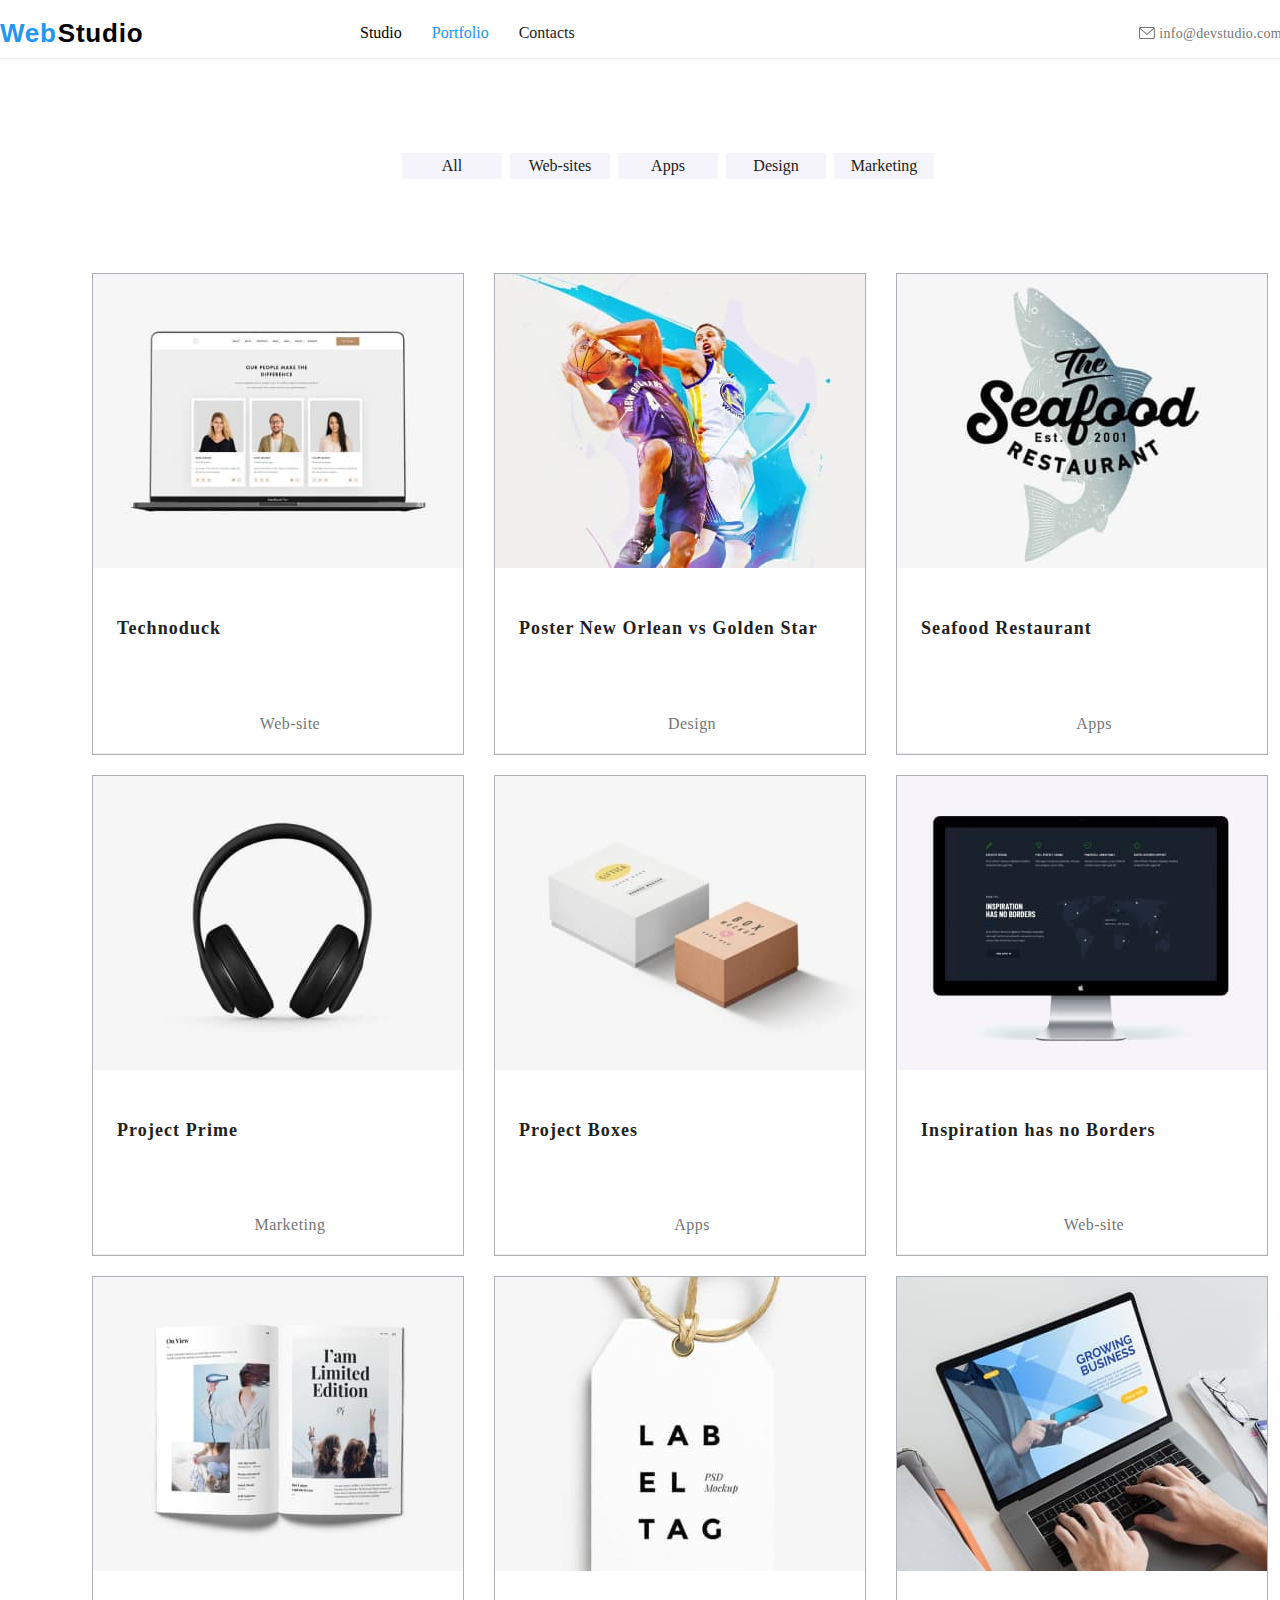
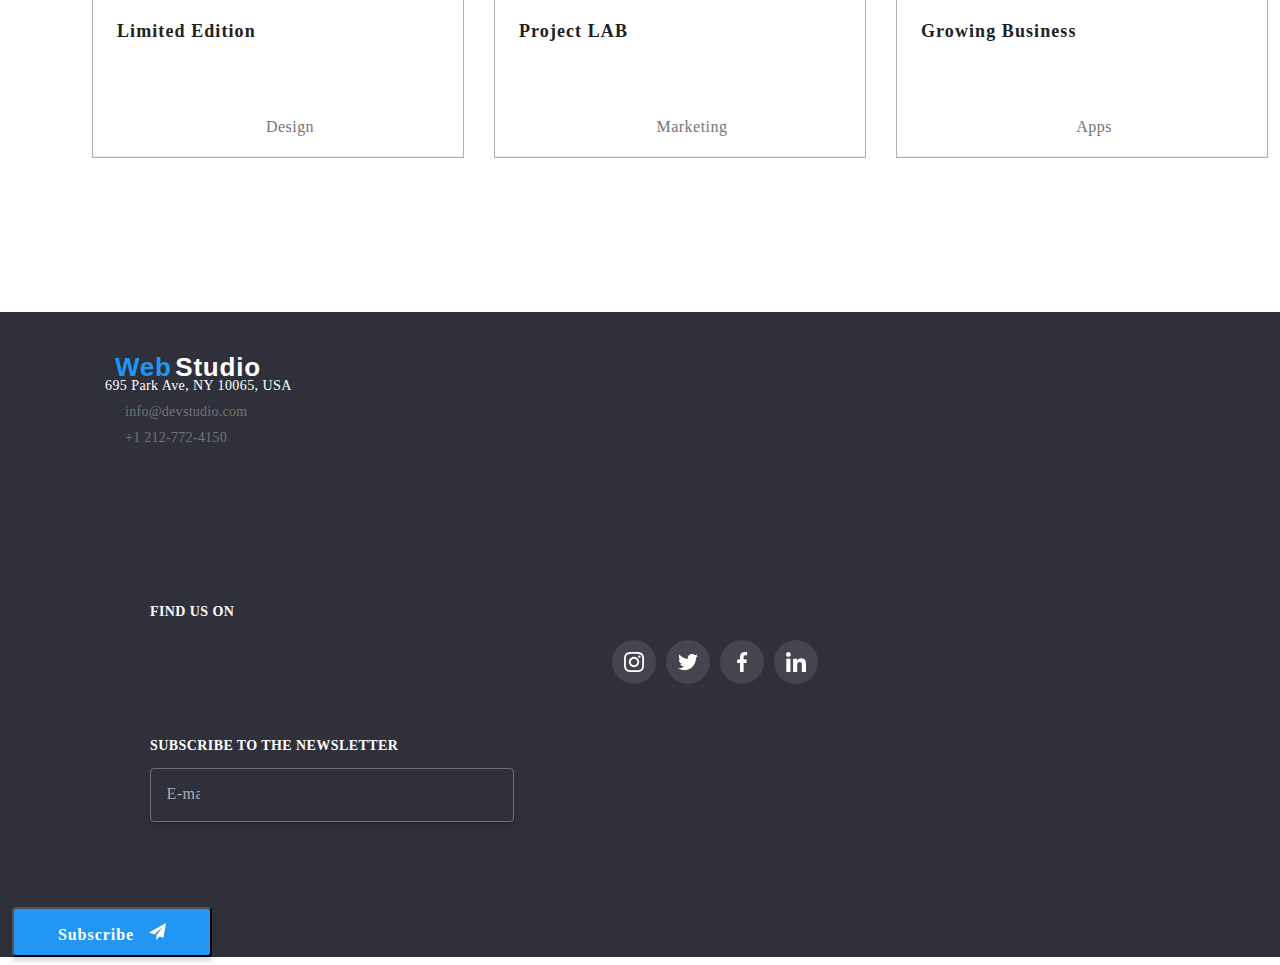
<file: portofolio.html>
<!DOCTYPE html>
<html lang="en">
<head>
    <meta charset="UTF-8">
    <meta name="viewport" content="width=device-width, initial-scale=1.0">
    <title>Portofolio</title>
    <link rel="stylesheet" href="css/style.css" />
</head>
<body>
    <header class="global-header">
            <a class="logo" href="#"
      ><span class="logo-first">Web</span>
    <span class="logo-second">Studio</span></a>
    
       <div class="nav-container">
        <nav class="main-navigation">
            <ul>
                <li><a  href="index.html" class="nav-link">Studio</a></li>
                <li><a  href="portofolio.html" class="nav-link current">Portfolio</a></li>
                <li><a  href="Contacts"class="contact">Contacts</a></li>
            </ul>
        </nav>
        <div >
            <ul class="info-container">
            <div class="style-info">
                <svg class="icon-info">
                    <use href="./symbol-defs.svg#icon-envelope"/>
                </svg>
              <li><a class="info" href="info@devstudio.com" target="_blank">info@devstudio.com</a>
            </div>
           <div class="style-info">
            <svg class="icon-info">
                <use href="./symbol-defs.svg#icon-smartphone"/>
            </svg>
           <li><a class="info" href="tel:+1212-772-4150">+1212-772-4150</a></li>
           </div>
          </ul>
        </div>
       </div>
    
    </header>
    <main>
        
            <div class="portofolio">
                <ul class="buttons-portofolio">
                    <li><button class="buttons" type="button">All</button></li>
                    <li><button  class="buttons"type="button">Web-sites</button></li>
                    <li><button  class="buttons"type="button">Apps</button></li>
                    <li><button  class="buttons"type="button">Design</button></li>
                    <li><button  class="buttons"type="button">Marketing</button></li>
                </ul>
            
            
            <section >
                    
                      <ul class="images">
                       
                        <li>
                            <div class="portofolio-card">
                              <div class="box">
                                <img src="./images/Web-site-1.jpg" alt="Technoduck" width="370"; height="294"; />
                                <div class="overlay">
                                 <p>
                                    Technoduck is a state-of-the-art coronavirus distribution platform. Companies use this platform for digital espionage and attacks on competitors' secure servers.
                                
                                 </p>
                                </div>
                              </div>
                                <div class="portofolio-text">
                                    <h6>Technoduck</h6>
                                <h5>Web-site</h5>
                                </div>
                            </div>
                           <div>
                
                        </li>
                        <li>
                            <div class="portofolio-card">
                                <div class="box">
                                    <img src="./images/Design-1.jpg" alt="Poster New Orlean vs Golden Star" width="370"; height="294"; />
                                    <div class="overlay"> </div>
                                </div>
                            <div class="portofolio-text">
                                <h6> Poster New Orlean vs Golden Star </h6>
                            <h5>Design</h5>
                            </div>
                            </div>
                        </li>
                    
                        <li>
                           <div class="portofolio-card">
                           <div class="box"> <img src="./images/Apps-1.jpg" alt="Seafood Restaurant" width="370"; height="294"; />
                            <div class="overlay"> </div>
                        </div>
                            <div class="portofolio-text">
                                <h6>Seafood Restaurant</h6>
                            <h5>Apps</h5>
                            </div>
                           </div>
                        </li>
                        <li>
                            <div class="portofolio-card">
                            <div class="box">
                                <img src="./images/Marketing-1.jpg" alt="Project Prime" width="370"; height="294"; />
                                <div class="overlay"> </div>
                            </div>
                            <div class="portofolio-text">
                             <h6>Project Prime</h6>
                             <h5>Marketing</h5>
                            </div>
                            </div>
                         </li>
                     
                         <li>
                             <div class="portofolio-card">
                                <div class="box">
                                    <img src="./images/Apps-2.jpg" alt="Project Boxes" width="370"; height="294"; />
                                    <div class="overlay"> </div>
                                </div>
                             <div class="portofolio-text">
                                 <h6>Project Boxes</h6>
                             <h5>Apps</h5>
                             </div>
                             </div>
                         </li>
                     
                         <li>
                             <div class="portofolio-card">
                                <div class="box">
                                    <img src="./images/Web-site-2.jpg" alt="Inspiration has no Borders" width="370"; height="294"; />
                                    <div class="overlay"> </div>
                                </div>
                             <div class="portofolio-text">
                                 <h6>Inspiration has no Borders</h6>
                             <h5>Web-site</h5>
                             </div>
                             </div>
                         </li>
                         <li>
                            <div class="portofolio-card">
                                <div class="box">
                                    <img src="./images/Design-2.jpg" alt="Limited Edition" width="370"; height="294"; />
                                    <div class="overlay"> </div>
                                </div>
                           <div class="portofolio-text">
                            <h6>Limited Edition</h6>
                            <h5>Design</h5>
                           </div>
                            </div>
                        </li>
                   
                        <li>
                           <div class="portofolio-card">
                            <div class="box">
                                <img src="./images/Marketing-2.jpg" alt="Project LAB"  width="370"; height="294"; />
                                <div class="overlay"> </div>
                            </div>
                            <div class="portofolio-text">
                                <h6>Project LAB</h6>
                            <h5>Marketing</h5>
                            </div>
                           </div>
                        </li> 
                   
                        <li>
                            <div class="portofolio-card">
                                <div class="box">
                                    <img src="./images/Apps-3.jpg" alt="Growing Business"  width="370"; height="294"; />
                                    <div class="overlay"> </div>
                                </div>
                            <div class="portofolio-text">
                                <h6>Growing Business</h6>
                            <h5>Apps</h5>
                            </div>
                            </div>
                        </li>
                      </ul>
                  
            </section>
            </div>
    </main>
    <footer class="footer-style">
        <div class="footer-container">
            <div class="footer-section1">
                <a class="logo" href="#"><span class="logo-first">Web</span>
                    <span class="logo-third">Studio</span></a>
                      <address>
                          <ul class="footer-info">
                              <li> 695 Park Ave, NY 10065, USA</li>
                              <li> <a class="info" href="info@devstudio.com">info@devstudio.com</a></li>
                              <li><a class="info" href="tel:+1 212-772-4150">+1 212-772-4150 </a></li>
                          </ul>
                         
                      </address>
            </div>
            <div class="footer-section2">
                <h3>
                    FIND US ON
                </h3>
           <div class="footer-svg">
            <a href="">
                <svg width="20" height="20"> 
                    <use href="./symbol-defs.svg#icon-instagram-2" />
                 </svg>
            </a>
            <a href="">
                <svg width="20" height="20">
                    <use href="./symbol-defs.svg#icon-twitter-1" />
                 </svg>
            </a>
            <a href="">
                <svg width="20" height="20" >
                    <use href="./symbol-defs.svg#icon-facebook-1" />
                 </svg>
            </a>
            <a href="">
                <svg width="20" height="20"> 
                    <use href="./symbol-defs.svg#icon-linkedin-1" />
                 </svg>
            </a>
           </div>
            </div>
            <div class="subscribe">
                <h3>Subscribe to the newsletter</h3>
             <div class="section-subscribe">
                <label class="label-subscribe" for="e-mail"></label>
             </div>
               <div class="subscribe-input"> 
                <input class="text-subscribe" type="text" name="e-mail" id="e-mail" placeholder="   E-mail"/>
        
            </div>
             
            </div>
            <div class="button-subscribe-style">
                <button class="button-subscribe" type="button" >Subscribe 
                    <svg  class="icon-send">
                    <use href="./symbol-defs.svg#icon-send" />
                </svg></button>
              
            </div>
        </div>
    </footer>
</body>
</html>
</file>
<file: css/style.css>
:root {
  --link-color: #212121;
  --heading-font-family: "Roboto", sans-serif;
  --font-family: "Raleway", sans-serif;
  --highlight-color: #2196f3;
  --transition: 250ms cubic-bezier(0.4, 0, 0.2, 1);
}
.global-header {
  background-color: #ffffff;
  font: var(--heading-font-family);
  text-decoration: none;
  display: flex;
  align-items: center;
  width: 1600px;
  justify-content: space-between;
  /* padding-left: 15px;
  padding-top: 15px;
  padding-bottom: 15px;
  padding-right: 15px;
  margin-left: 200px;
  margin-right: 200px; */
  margin: auto;
  border-bottom: 1px solid #ececec;
  
  .logo {
    
    width: 154px;
    height: 31px;
    font-family: var(--font-family);
    font-size: 26px;
    font-style: normal;
    font-weight: 700;
    line-height: normal;
    letter-spacing: 0.78px;
    text-decoration: none;
    
    
    .logo-first {
      color: #2196f3;
      font-family: var(--font-family);
      font-weight: 700;
    }
    .logo-second {
      color: #000;
      margin-left:-7px;
    }
    
  }
}
.logo-first {
  color: #2196f3;
  font-family: var(--font-family);
      font-weight: 700;
}
.logo-third{
  color:#fff;
}
.logo-second {
  color: #000;
}
span{
  align-items: center;
  width: 154px;
  height: 31px;
  font-family: var(--font-family);
  font-size: 26px;
  font-style: normal;
  font-weight: 700;
  line-height: normal;
  letter-spacing: 0.78px;
  text-decoration: none;
}
.global-header .main-navigation ul{
  display: flex;
  width: 150px;
  justify-content: space-evenly;
  align-items: center;
  gap:30px;
}
.global-header .main-navigation a:hover {
  color: #2196f3;
}
.nav-container{
  display: none;
}
.menu-button{
  position: absolute;
  top:40px;
  right:40px;
}
/* a:hover {
  text-decoration: none;
  font-size: 18px;
  width: 60px;
  height: 42px;
  top: 32px;
  left: 453px;
  font: var(--heading-font-family);
  font-weight: 500;
  size: 14px;
} */
body{
  margin-left:0px;
  margin-right:0px ;
}

h1 {
  color: #fff;
  text-align: center;
  font-family: "Roboto";
  font-size: 44px;
  font-style: normal;
  font-weight: 900;
  line-height: 60px;
  letter-spacing: 2.64px;
  text-transform: uppercase;
  
}
h2 {
  color: #212121;
  text-align: center;
  font-family: "Roboto";
  font-size: 36px;
  font-style: normal;
  font-weight: 700;
  line-height: normal;
  letter-spacing: 1.08px;
  margin-top: 150px;
}

h3 {
  color: #212121;
  font-family: "Roboto";
  font-size: 14px;
  font-style: normal;
  font-weight: 700;
  line-height: normal;
  letter-spacing: 0.42px;
  text-transform: uppercase;
}
h4 {
  color: #212121;
  text-align: center;
  font-family: "Roboto";
  font-size: 16px;
  font-style: normal;
  font-weight: 500;
  line-height: normal;
  letter-spacing: 0.48px;
}
h5 {
  color: #757575;
  text-align: center;
  font-family: "Roboto";
  font-size: 16px;
  font-style: normal;
  font-weight: 400;
  line-height: normal;
  letter-spacing: 0.48px;
}
p {
  color: #757575;
  font-family: "Roboto";
  font-size: 14px;
  font-style: normal;
  font-weight: 400;
  line-height: 24px;
  letter-spacing: 0.42px;
}
h6{
 color: #212121;
font-family: "Roboto";
font-size: 18px;
font-style: normal;
font-weight: 700;
line-height: 36px; 
letter-spacing: 1.08px;
}


.sectionone {
  background: #2f303a;
  text-align: center;
  box-sizing: border-box;
  padding: 200px 350px 100px 450px;
  background-image:url("../images/sectionone-images.jpg");
  
  
}
.button-request {
  background-color: #2196f3;
  color: #ffffff;
  width: 200px;
  height: 50px;
  top: 430px;
  left: 700px;
  margin-top: 20px;
  margin: 0px;

}
.button-request:hover {
  color: #ffffff;
  background-color: #188ce8;
}

.box{
  position: relative;
  width: 370px;
  height: 294px;
 overflow: hidden;
}
.overlay{
  position: absolute;
  top:0;
  left:0;
  width: 100%;
  height: 100%;
  background-color:#2196F3E5;
  transform: translateY(100%);
  transition: var(--transition);
}
.box:hover .overlay{
  transform: translateY(0);
}
.overlay p {
  font-weight: 400;
  font-size: 18px;
  line-height: 28px;
  letter-spacing: 3%;
  color: #fff;
  height: 140px;
  padding: 45px 40px 91px 24px;
  text-align: left;
 
}
.overlay code {
  display: inline-block;
  padding: 2px 4px;
  border-radius: 2px;
  background-color: #fff;
  color: #2a2a2a;}
a{
    text-decoration:none;
    color: #000;

}
ul {
  list-style-type: none;
  color:#fff;
}
ul{
margin-block-start: 1em;
margin-block-end: 1em;
margin-inline-start: 0px;
margin-inline-end: 0px;
padding-inline-start: 40px;
}
.contact {
  color: #212121;
  font: "Roboto";
  font-weight: 500;
  width: 59px;
  height: 16px;
 
}

footer {
  background-color: #2f303a;
  text-decoration: none;
}
address {
  color: #fff;
  font-family: "Roboto";
  font-size: 14px;
  font-style: normal;
  font-weight: 400;
  line-height: normal;
  letter-spacing: 0.42px;
  box-sizing: border-box;
  
}
.info {
  color: #757575;
  font-family: "Roboto";
  font-size: 14px;
  font-style: normal;
  font-weight: 500;
  line-height: normal;
  letter-spacing: 0.28px;
  justify-content:space-between;
  margin-right: 100px;
}
.style-info a:hover{
  fill: #2196F3;
}

.current {
  color: var(--highlight-color);
}
.buttons {
  font-size: 16px;
  font-weight: 500;
  line-height: 1.85px;
  color: #212121;
  background-color: #f5f4fa;
  height: 26px;
  top: 174px;
  left: 614px;
  cursor: pointer;
  font-family: inherit;
  border: none;
  min-width: 100px;
 
  
}
.buttons:hover{
  box-shadow: 1px 4px 6px 0px rgba(0,0,0,0.25),
  0px 4px 4px 0px rgba(0,0,0,0.15),
  0px 1px 1px 0px rgba(0,0,0,0.12);;
}
.buttons:hover,
.buttons:focus {
  color: #ffffff;
  background-color: #2196f3;
  
}
.section-second{
  /* flex-direction: column;
  display: flex;
  justify-content: center;
  gap:30px;
  margin-left:215px;
  margin-right: 215px;
  margin-top:150px; */

  display: flex;
            flex-direction: row;
            flex-wrap: wrap;
            gap: 30px;
            margin: auto;
                padding-left: 15px;
                padding-right: 15px;
            padding-bottom: 60px;
}
.section-second-desktop{
  display: none;
}
.section-third-desktop{
  display: none;
}
.section-third{
  display: none;
}

.section-team{
  padding-top: 100px;
}
.section-fourth-team{
  background-color: #F5F4FA;
}
/* .section-team-desktop{
  display: none;
} */
.section-fourth-desktop{
  display: none;
}
.fourth-desktop{
  display: none;
}
.section-fourth h2 {
  color: #212121;
text-align: center;
font-family: Roboto;
font-size: 36px;
font-style: normal;
font-weight: 700;
line-height: normal;
letter-spacing: 1.08px;
}
.section-fourth{
  display: flex;
  flex-direction: column;
  gap: 30px;
  padding-bottom: 60px;
  margin-left: 130px;;
}

.info-container{
  display: flex;
  
}
.images{
  padding-top: 94px;
  margin: auto;
  width: 1200px;
  display: flex;
  justify-content: center;
  flex-wrap:wrap;
  column-gap: 30px;
}
.portofolio-card:hover{
 box-shadow: 1px 4px 6px 0px rgba(0,0,0,0.16),
 0px 4px 4px 0px rgba(0,0,0,0.06),
 0px 1px 1px 0px rgba(0,0,0,0.12);
}
.portofolio{
  margin: auto;
  width: 1200px;
  padding-left: 15px;
  padding-right: 15px;
  padding-top: 94px;
  padding-bottom: 94px;
}
.portofolio-card{
  width: 370px;
  background-color: #fff;
  border: 1px solid #AFB1B8;
  list-style: none;
  margin-bottom: 20px;
}
.portofolio-text{
  display: flex;
  flex-direction: column;
  padding-left: 24px;
  border-bottom: 1px solid #eee;
}
.portofolio-text span{
  margin-bottom: 4px;
}
.portofolio-text h5{
  margin-bottom: 20px;
}
.buttons-portofolio{
  display: flex;
  justify-content: space-between;
  align-items: center;
  width: 516px;
  margin: auto;
  column-gap: 8px;
}
.icon{
  width: 70px;
  height: 70px;
 box-sizing: border-box;
 

}
.feature{
  display: flex;
  justify-content: center;
  background-color: #F5F4FA;
  padding: 25px 100px;
  border-radius: 4px;
}
.feature-text h3{
  margin-bottom: 10px;
  margin-top: 30px;
}
.social a{
  display: flex;
  justify-content: center;
  align-items: center;
  padding: 12px;
  fill:#AFB1B8;
}
 .social a:hover{
  width: 44px;
  background-color: #2196F3;
  fill:#fff;
  border-radius: 50%;
 
} 
.social{
  display: flex;
  justify-content: space-between;
  align-items: center;
  column-gap: 12px;
  padding-bottom: 30px;
  padding-left: 40px;
  padding-right: 40px;
}
.social-networks{
  width: 20px;
  height: 20px;
}
.team:hover{
  box-shadow: 1px 4px 6px 0px rgba(0,0,0,0.16),
  0px 4px 4px 0px rgba(0,0,0,0.06),
  0px 1px 1px 0px rgba(0,0,0,0.12);
 }
.team{
  width: 270px;
  height: 428px;
  flex-shrink: 0;
  background-color: #fff;
}

.customers-section .regular-customers-d {
  display: none;
}

.regular-customers-mobile {
  column-count: 2;
  column-gap: 30;
  column-rule-width: 336px;
  margin-bottom: 30px;
  margin-top: 20px;
  padding-left: 15px;
  padding-right: 15px;
}

.icon-customers {
  width: 106px;
  height: 60px;
  margin-top: 16px;
  margin-right: 52px;
  margin-left: 52px;
  margin-bottom: 16px;
  display: flex;
  align-items: center;
}

.customers {
  width: 210px;
  height: 92px;
  radius: 4px;
  border: 1px solid #AFB1B8;
  fill: #AFB1B8;
  transition:  #2196F3;

}

.regular-customers-mobile ul {
  display: flex;
  flex-direction: column;
  gap: 15px;
  align-items: center;
  margin: auto;
  padding-left: 15px;
  padding-right: 15px;
  padding-top: 13px;

}

.customers-section h2 {
  font-weight: 700px;
  font-size: 28px;
  line-height: 3.01;
  text-align: center;
  color: #212121;
  margin-top: 50px;
}

.customers:hover {
  border: 1px solid  #2196F3;
  fill:  #2196F3;
}

.footer-container-desktop{
  display: none;
}
.footer-container{
  display: flex;
  flex-direction: column;
   margin-top: 40px;
}
.footer-section2{
  display: flex;
  flex-direction: column;
  padding-left: 94px;
  padding-top:40px;
  padding-left:150px ;
}
.footer-section1{
  display: flex;
  padding-left: 15px;
  flex-direction: column;
  margin-left: 200px;
  padding-top: 40px;
  padding-bottom: 90px;
}
.footer-details {
  display: flex;
  flex-direction: column;
  row-gap: 12px;
  margin-top: 20px;
}
.footer-section2 h3{
  color:#fff;
  font-family: "Roboto";
  font-size: 14px;
  font-style: normal;
  font-weight: 700;
  line-height: normal;
  letter-spacing: 0.42px;
  text-transform: uppercase;
  margin-bottom: 20px;
 
}
.footer-section2 .footer-svg{
  display: flex;
  flex-direction: row;
  align-items: flex-start;
  column-gap: 10px;
}
.footer-svg a{
  padding: 12px;
  display: flex;
  align-items:center ;
  fill:#fff;
  background-color: #FFFFFF1A;
  border-radius: 50%;
}
.footer-svg a:hover {
  background-color: #2196F3;
}
.icon-info{
  fill:#757575;
  width: 16px;
  height: 11.996px;
  flex-shrink: 0;
}
.style-info{
  display: flex;
  justify-content: space-between;
  align-items: center;
  column-gap: 4px;
}
.icon-info:hover{
  fill: #2196F3;
}
.footer-info{
  padding: 0;
  display: flex;
  flex-direction: column;
  gap:10px;
  justify-content: center;
  margin-left: -10px;
  margin-top: -5px;
}
.footer-info a{
  margin-left: 20px;
}

/* Animation*/
@keyframes OpenModal{
  from{
    opacity: 0;
  }
  to{
    opacity: 1;
  }
}
@keyframes CloseModal{
  from{
    opacity: 1;
  }
  to{
    opacity: 0;
  }
}
.modal-content{
  animation-name: OpenModal;
  animation-duration: 2s;
  animation-delay: 0.5s;
}
.is-hidden{
  animation-name: CloseModal;
  animation-duration: 4s;
  animation-delay: 0.5s;
}
.modal{
  position: fixed;
  width: 500px;
  flex-shrink: 0;
  background: rgba(0, 0, 0, 0.2);
  top: 0;
  left:0;
  display: flex;
  justify-content: center;
  align-items:center ;
  border: 1px solid  rgba(0, 0, 0, 0.1);
  opacity: 1;
  margin-left: 600px;
  margin-top: 200px;
}
.modal-content{
  background-color: #fff;
  padding: 40px;
  width: 528px;
  height: 581px;

}
.close-btn{
 cursor: pointer;
  position: absolute;
  top:14px;
  right:14px;
  width: 18px;
height: 18px;
border:1px solid rgba(0, 0, 0, 0.1) ;

border-radius:50% ;
flex-shrink: 0;
}

.is-hidden{
  visibility: hidden;
  cursor: pointer;
}

.thumb{
  position: relative;
  overflow: hidden;
}
.thumb .label{
  position: absolute;
  bottom: 0;
  right: 0;
  margin: 0;
  padding: 8px 16px;
  border-bottom-left-radius: 4px;
  height: 50px;
  width: 370px;
  padding-top: 27px;
  padding-bottom: 27px;
  text-align: center;
  text-transform: uppercase;
  font-size: 'Roboto';
  font-weight: bold;
  font-size: 14px;
  letter-spacing: 1px;
  line-height: 16.41px;
  background-color: rgba(47, 48, 58, 0.8);
  color:#fff;
}

.contact-form{
  display: flex;
  flex-direction: column;
  gap:10px;
}
.input-container{
  cursor: pointer;
  display: flex;
  flex-direction: column;
  gap:4px;
  position: relative;
}
.text-field, textarea{
  height: 20px;
  border-radius: 5px;
   border: 1px solid rgba(33, 33, 33, 0.2);
  outline: none;
  transition: border 0.5s;
}

.input-container svg{
  position: absolute;
  top: calc(50% - 9px);
  left:12px;
}
.text-field:hover, textarea:hover{
  cursor: pointer;
}
.text-field:focus, textarea:focus{
  border: 1px solid rgba(33, 150, 243, 1);
}
.text-field:focus + svg{
  fill:rgba(33, 150, 243, 1);
}
.text-field{
  padding:11px 12px 11px 42px ;
}
textarea{
   height: 120px;
   padding: 12px 16px;

}
textarea::placeholder{
color: rgba(117, 117, 117, 0.50);
font-family: 'Roboto';
font-size: 14px;
font-style: normal;
font-weight: 400;
line-height: normal;
letter-spacing: 0.14px;
}
.form-label{
  color: #757575;
font-family: 'Roboto';
font-size: 12px;
font-style: normal;
font-weight: 400;
line-height: normal;
letter-spacing: 0.12px;
}
.input-container span{
  color: #757575;
  font-family: Roboto;
  font-size: 14px;
  font-style: normal;
  font-weight: 400;
  line-height: 24px; /* 171.429% */
  letter-spacing: 0.42px;
}
.input-container a{
  color: #2196F3;
font-family: Roboto;
font-size: 14px;
font-style: normal;
font-weight: 400;
line-height: 24px;
letter-spacing: 0.42px;
text-decoration-line: underline;
}
.terms-and-conditions-container {
  position: relative;
  display: flex;
  flex-direction: row;
  justify-content: center;
  gap: 8px;
  cursor: pointer;
  padding-top: 20px;
  padding-bottom: 30px;
}
.terms-and-conditions {
  display: flex;
  flex-direction: row;
  gap: 8px;
}
.terms-and-conditions-label{
  margin-top: -3px;
}
.terms-and-conditions-label span {
  font-family: 'Roboto';
  font-size: 14px;
  font-weight: 400;
  line-height: 24px;
  letter-spacing: 0.03em;
  color: #757575;
}

.terms-and-conditions-label span a {
  color: #2196f3;
}

.terms-and-conditions-label svg {
  width: 13px;
  height: 13px;
  position: absolute;
  top: 23px;
  left:18.5px;
}
.terms-and-conditions-check{
  width: 13px;
  height: 13px;
  accent-color: #188ce8;
  margin-left: 13px;
  padding: 20px;
}
 .terms-and-conditions-check:not(:checked) {
  visibility: hidden;
}

.terms-and-conditions-check:checked + label > svg {
  display: none;
} 
.button-send{
width: 200px;
height: 50px;
flex-shrink: 0;
border-radius: 4px;
background: #2196F3;
color: #FFF;
font-family: Roboto;
font-size: 16px;
font-style: normal;
font-weight: 700;
line-height: 30px; /* 187.5% */
letter-spacing: 0.96px;
align-items: flex-start;
text-align: center;
margin-left: 120px;
margin-top: -20px;
}
.modal-content h4{
  width:440px;
  color: #212121;
text-align: center;
font-family:'Roboto';
font-size: 20px;
font-style: normal;
font-weight: 700;
line-height: normal;
letter-spacing: 0.6px;
}
.subscribe h3{
  color: #FFF;
font-family: Roboto;
font-size: 14px;
font-style: normal;
font-weight: 700;
line-height: normal;
letter-spacing: 0.42px;
text-transform: uppercase;
}
.text-subscribe{
  width: 358px;
height: 50px;
flex-shrink: 0;
  border-radius: 4px;
border: 1px solid rgba(255, 255, 255, 0.30);
background: rgba(33, 150, 243, 0.00);
box-shadow: 0px 4px 4px 0px rgba(0, 0, 0, 0.15);
}
.text-subscribe::placeholder{
display: flex;
width: 47px;
height: 20px;
flex-direction: column;
justify-content: center;
flex-shrink: 0;
color: rgba(255, 255, 255, 0.60);
font-family: Roboto;
font-size: 16px;
font-style: normal;
font-weight: 400;
line-height: 20px; /* 125% */
letter-spacing: 0.48px;
}
.subscribe{
  display: flex;
  flex-direction: column;
  padding-left: 94px;
  padding-top:40px;
  padding-left:150px ;
}
.button-subscribe{
  width: 200px;
  height: 50px;
  flex-shrink: 0;
  border-radius: 4px;
background: #2196F3;
box-shadow: 0px 4px 4px 0px rgba(0, 0, 0, 0.15);
color: #FFF;
text-align: center;
font-family: 'Roboto';
font-size: 16px;
font-style: normal;
font-weight: 700;
line-height: 30px; /* 187.5% */
letter-spacing: 0.96px;
margin: 0;
}
.button-subscribe-style{
  display: flex;
  flex-direction: column;
   padding-left: 12px;
   padding-top:85px;
}
.icon-send{
  width: 17px;
  height: 17px;
flex-shrink: 0;
fill: #FFF;
padding-left: 10px;
padding-top: 10px;
}
.js-menu-container{
  display: none;}
  .js-menu-container.is-open{
    display: flex;
    flex-direction: column;
    position: fixed;
    top:0;
    right:0;
    background-color: #fff;
    width: 337px;
    height: 100%;
    padding: 48px 40px;
    z-index: 1;
  }
  .js-menu-container .js-close-menu{
    border: none;
    background: none;
    cursor: pointer;
    align-self: flex-end;
   margin-bottom: 30px;
  }
  .js-menu-container .js-close-menu svg{
    width: 40px;
    height: 40px;
  }
  .menu-drawer-navigation{
    display: flex;
    flex-direction: column;
    width: 219px;
    height: 48px;
    flex-shrink: 0;
    color: #212121;
font-family: Roboto;
font-size: 40px;
font-style: normal;
font-weight: 500;
line-height: normal;
letter-spacing: 0.8px;
  }
/* Tablet*/
@media screen and (min-width:768px) {
   .section-second-desktop {
    display: none;
}

 .section-second {
  
  display: flex;
            flex-direction: row;
            flex-wrap: wrap;
            gap: 30px;
            margin: auto;
                padding-left: 15px;
                padding-right: 15px;
            padding-bottom: 60px;
   
}


}
/*Desktop*/
@media  screen and (min-width:1158px) {
  .menu-button{
    display: none;
  }
  .nav-container{
    display: flex;
  align-items: center;
  width: 80%;
  justify-content: space-between;
  margin-left: 100px;
  }
  .section-second-desktop{
    display: flex;
    justify-content: center;
    gap:30px;
    margin-left:215px;
    margin-right: 215px;
    margin-top:150px;
  }
  .section-second{
    display: none;
  }
  .section-third{
    justify-content: center;
    display: flex;
    align-items: center;
    gap:30px;
    margin-top: 50px;
  }
  .section-third-desktop{
    justify-content: center;
    display: flex;
    align-items: center;
    gap:30px;
    margin-top: 50px;
  }
  .section-fourth-desktop{
  display: flex;
  align-items: center;
  justify-content: center;
  gap:30px;
  box-sizing: border-box;
  padding:0;
  margin-top:10px;
  margin-bottom:40px;
  background-color: #F5F4FA;
  }

  .fourth-desktop{
    display: flex;
    align-items: center;
    justify-content: center;
    gap:30px;
    box-sizing: border-box;
    padding:10px;
    margin:0px;
    background-color: #F5F4FA;
    }
  .section-fourth{
    display: none;
  }
  .section-team{
    display: none;
  }
  .section-team-desktop{
padding: 0;
  }
  .section-team-desktop {
    color: #212121;
  text-align: center;
  font-family: Roboto;
  font-size: 36px;
  font-style: normal;
  font-weight: 700;
  line-height: normal;
  letter-spacing: 1.08px;
  }
  
  .icon-customers {
    width: 106px;
    height: 60px;
    margin-top: 16px;
    margin-right: 32px;
    margin-left: 32px;
    margin-bottom: 16px;
    display: flex;
    align-items: center;
}

.customers {
    width: 170px;
    height: 92px;
    radius: 4px;
    border: 1px solid #AFB1B8;
    fill: #AFB1B8;
    transition: #2196F3;
}

.customers-section {
    width: 1200px;
    margin: auto;
}

.customers-section ul {
    display: flex;
    justify-content: space-between;
    align-items: center;
    margin-bottom: 94px;
    margin-top: 50px;
    width: 1200px;
    column-gap: 30px;
    padding-left: 15px;
    padding-right: 15px;
}

.customers-section h2 {
    font-weight: 700px;
    font-size: 36px;
    line-height: 3.01;
    text-align: center;
    color: #212121;
    margin-top: 94px
}

.customers:hover {
    border: 1px solid #2196F3;
    fill: #2196F3;
}

.customers-section .regular-customers-mobile {
    display: none;
}

.customers-section .regular-customers-d {
    display: block;
}
.footer-container-desktop{
  display: flex;
  flex-direction: row;
   margin-top: 40px;
}


.footer-details-desktop {
  display: flex;
  flex-direction: column;
  row-gap: 12px;
  margin-top: 20px;
}
/* .footer-container{
  display: none;
} */

.footer-style{
  font-weight: 400;
  font-size: 14px;
  line-height: 1.17;
  margin: 0;
}
.footer-section2{
  display: flex;
  flex-direction: column;
  padding-left: 94px;
  padding-top:40px;
  padding-left:150px ;
}
.footer-container .footer-section1{
  display: flex;
  padding-left: 15px;
  flex-direction: column;
  margin-left: 100px;
  padding-top: 40px;
  padding-bottom: 90px;
}

.footer-section2 h3{
  color:#fff;
  font-family: "Roboto";
  font-size: 14px;
  font-style: normal;
  font-weight: 700;
  line-height: normal;
  letter-spacing: 0.42px;
  text-transform: uppercase;
  margin-bottom: 20px;
 

}
.footer-section2 .footer-svg{
  display: flex;
  flex-direction: row;
  align-items: flex-start;
  column-gap: 10px;
  display: flex;
  flex-direction: row;
  align-items: flex-start;
  column-gap: 10px;
  text-align: center;
  margin: auto;
}
.footer-svg a{
  padding: 12px;
  display: flex;
  align-items:center ;
  fill:#fff;
  background-color: #FFFFFF1A;
  border-radius: 50%;
}
.footer-svg a:hover {
  background-color: #2196F3;
}
.footer-container-desktop{
  display: none;
}


.icon-info{
  fill:#757575;
  width: 16px;
  height: 11.996px;
  flex-shrink: 0;
}
.style-info{
  display: flex;
  justify-content: space-between;
  align-items: center;
  column-gap: 4px;
}
.icon-info:hover{
  fill: #2196F3;
}
.footer-info{
  padding: 0;
  display: flex;
  flex-direction: column;
  gap:10px;
  justify-content: center;
}


}
</file>
